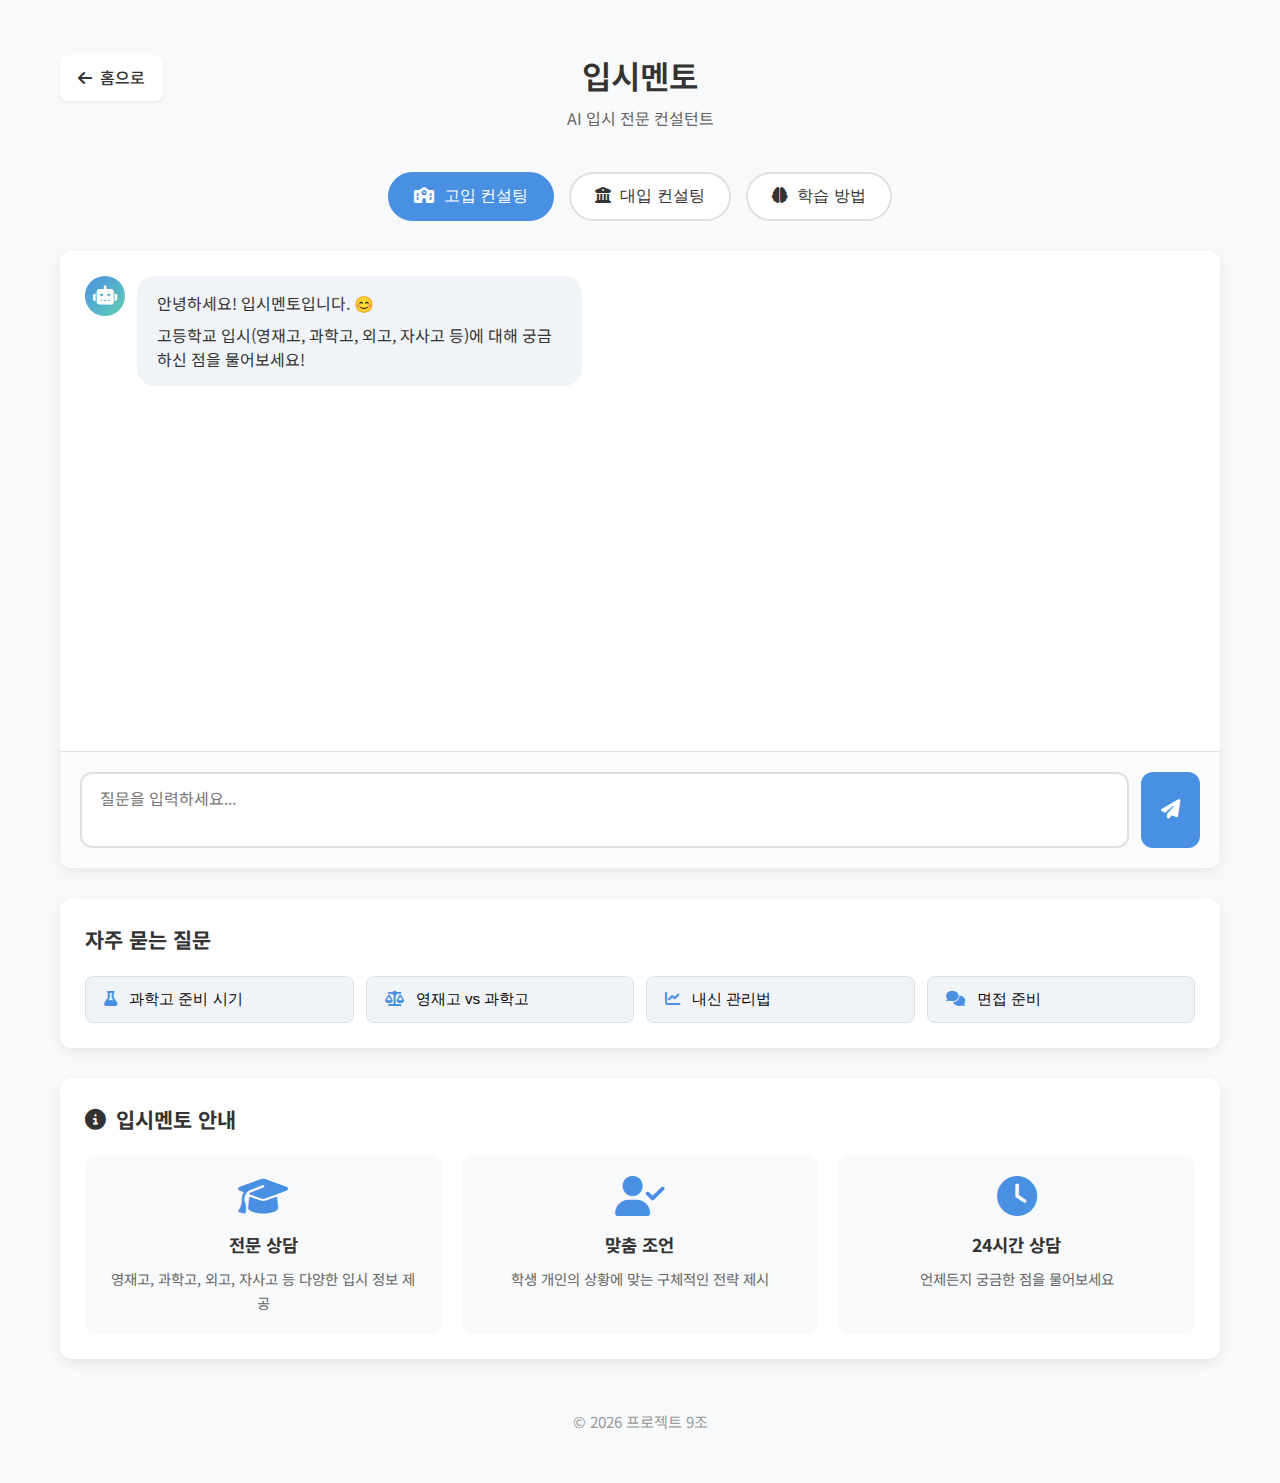
<file: consulting.html>
<!DOCTYPE html>
<html lang="ko">
<head>
    <meta charset="UTF-8">
    <meta name="viewport" content="width=device-width, initial-scale=1.0">
    <title>입시멘토 - 프로젝트 9조</title>
    <link rel="stylesheet" href="css/style.css">
    <link href="https://fonts.googleapis.com/css2?family=Noto+Sans+KR:wght@300;400;500;600;700&display=swap" rel="stylesheet">
    <link rel="stylesheet" href="https://cdn.jsdelivr.net/npm/@fortawesome/fontawesome-free@6.4.0/css/all.min.css">
</head>
<body>
    <div class="container">
        <header class="header">
            <a href="index.html" class="back-button">
                <i class="fas fa-arrow-left"></i> 홈으로
            </a>
            <h1 class="page-title">입시멘토</h1>
            <p class="page-subtitle">AI 입시 전문 컨설턴트</p>
        </header>

        <main class="main-content">
            <div class="category-selector">
                <button class="category-btn active" data-category="고입">
                    <i class="fas fa-school"></i> 고입 컨설팅
                </button>
                <button class="category-btn" data-category="대입">
                    <i class="fas fa-university"></i> 대입 컨설팅
                </button>
                <button class="category-btn" data-category="공부법">
                    <i class="fas fa-brain"></i> 학습 방법
                </button>
            </div>

            <div class="chat-container">
                <div class="chat-messages" id="chatMessages">
                    <div class="message bot-message">
                        <div class="message-avatar">
                            <i class="fas fa-robot"></i>
                        </div>
                        <div class="message-content">
                            <p>안녕하세요! 입시멘토입니다. 😊</p>
                            <p>고등학교 입시(영재고, 과학고, 외고, 자사고 등)에 대해 궁금하신 점을 물어보세요!</p>
                        </div>
                    </div>
                </div>

                <div class="chat-input-container">
                    <textarea 
                        id="chatInput" 
                        class="chat-input" 
                        placeholder="질문을 입력하세요..." 
                        rows="2"
                    ></textarea>
                    <button id="sendButton" class="send-button">
                        <i class="fas fa-paper-plane"></i>
                    </button>
                </div>
            </div>

            <div class="quick-questions">
                <h3>자주 묻는 질문</h3>
                <div class="quick-question-grid">
                    <button class="quick-question-btn" data-question="과학고 준비는 언제부터 시작해야 하나요?">
                        <i class="fas fa-flask"></i> 과학고 준비 시기
                    </button>
                    <button class="quick-question-btn" data-question="영재고와 과학고의 차이점이 뭔가요?">
                        <i class="fas fa-balance-scale"></i> 영재고 vs 과학고
                    </button>
                    <button class="quick-question-btn" data-question="중학교 내신 관리는 어떻게 해야 하나요?">
                        <i class="fas fa-chart-line"></i> 내신 관리법
                    </button>
                    <button class="quick-question-btn" data-question="과학고 면접은 어떻게 준비해야 하나요?">
                        <i class="fas fa-comments"></i> 면접 준비
                    </button>
                </div>
            </div>

            <div class="consulting-info">
                <h3><i class="fas fa-info-circle"></i> 입시멘토 안내</h3>
                <div class="info-grid">
                    <div class="info-item">
                        <i class="fas fa-graduation-cap"></i>
                        <h4>전문 상담</h4>
                        <p>영재고, 과학고, 외고, 자사고 등 다양한 입시 정보 제공</p>
                    </div>
                    <div class="info-item">
                        <i class="fas fa-user-check"></i>
                        <h4>맞춤 조언</h4>
                        <p>학생 개인의 상황에 맞는 구체적인 전략 제시</p>
                    </div>
                    <div class="info-item">
                        <i class="fas fa-clock"></i>
                        <h4>24시간 상담</h4>
                        <p>언제든지 궁금한 점을 물어보세요</p>
                    </div>
                </div>
            </div>
        </main>

        <footer class="footer">
            <p>&copy; 2026 프로젝트 9조</p>
        </footer>
    </div>

    <script src="js/common.js"></script>
    <script src="js/consulting.js"></script>
</body>
</html>
</file>
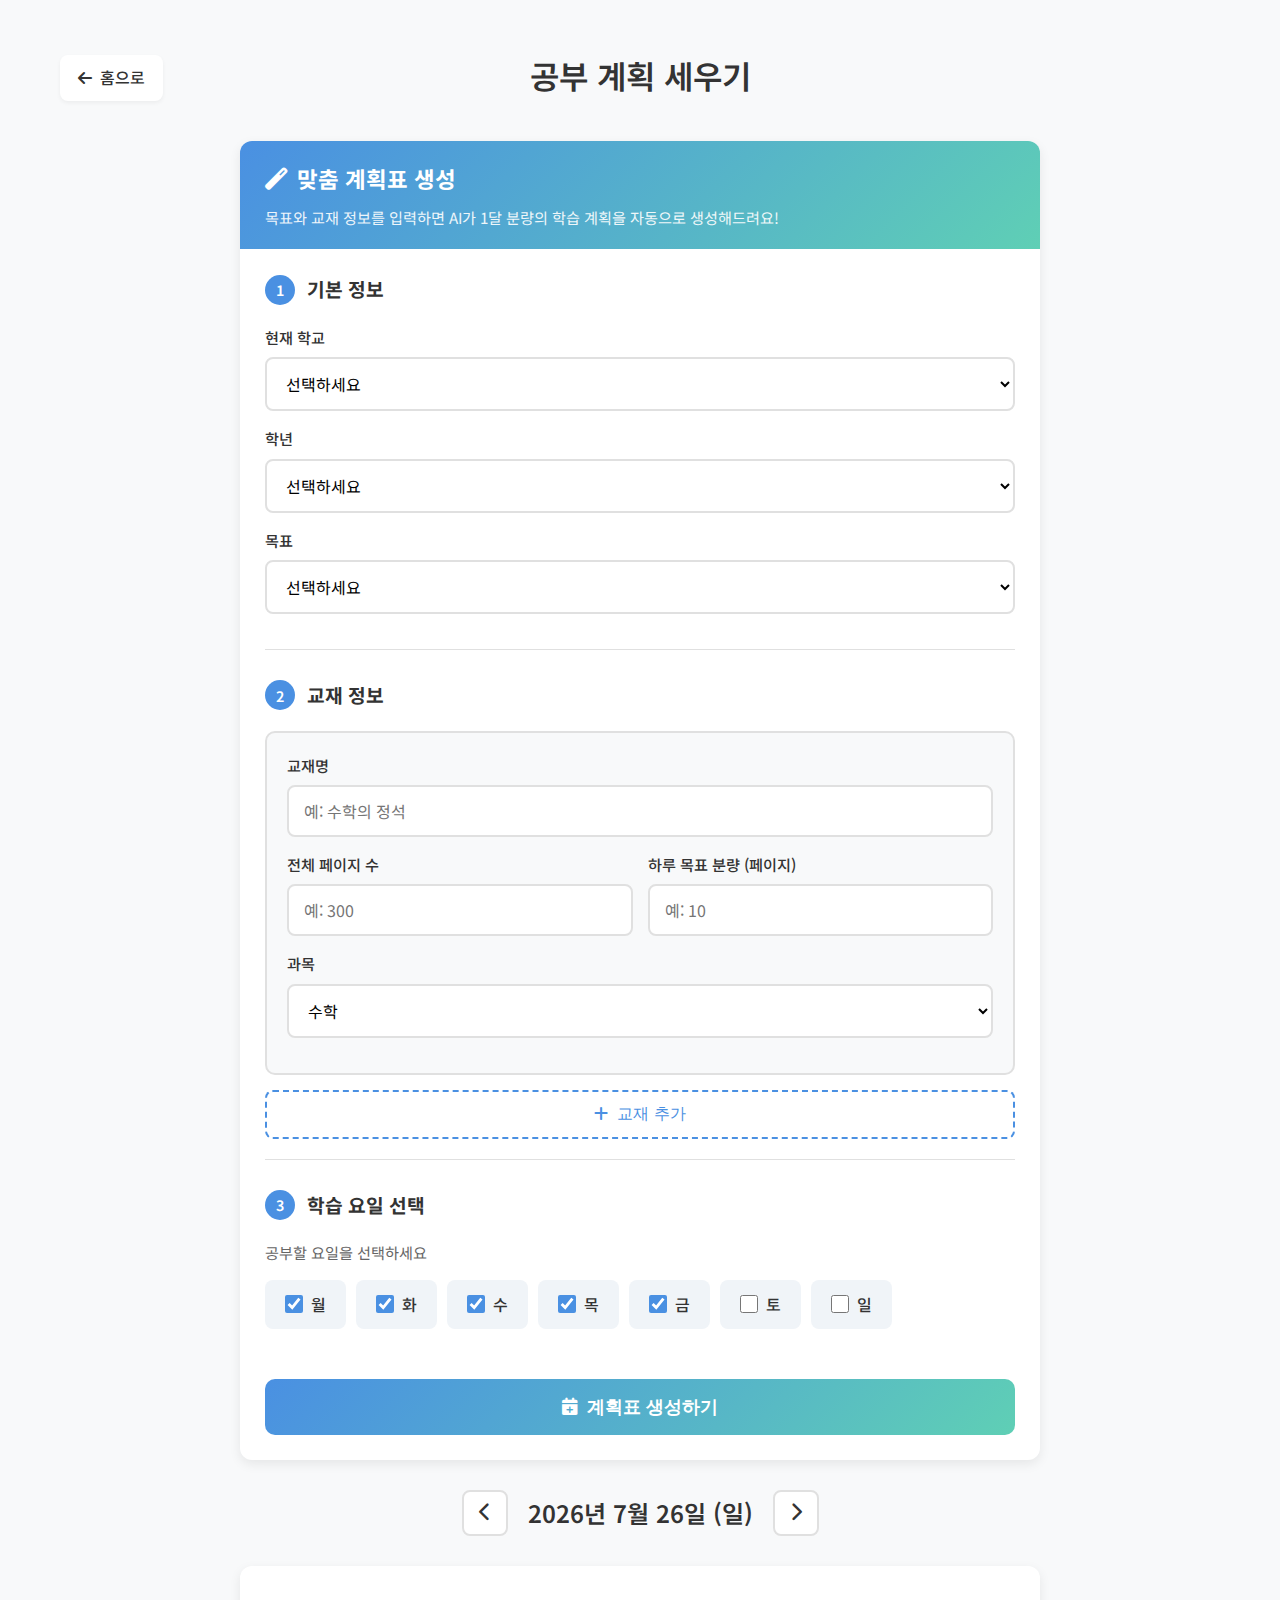
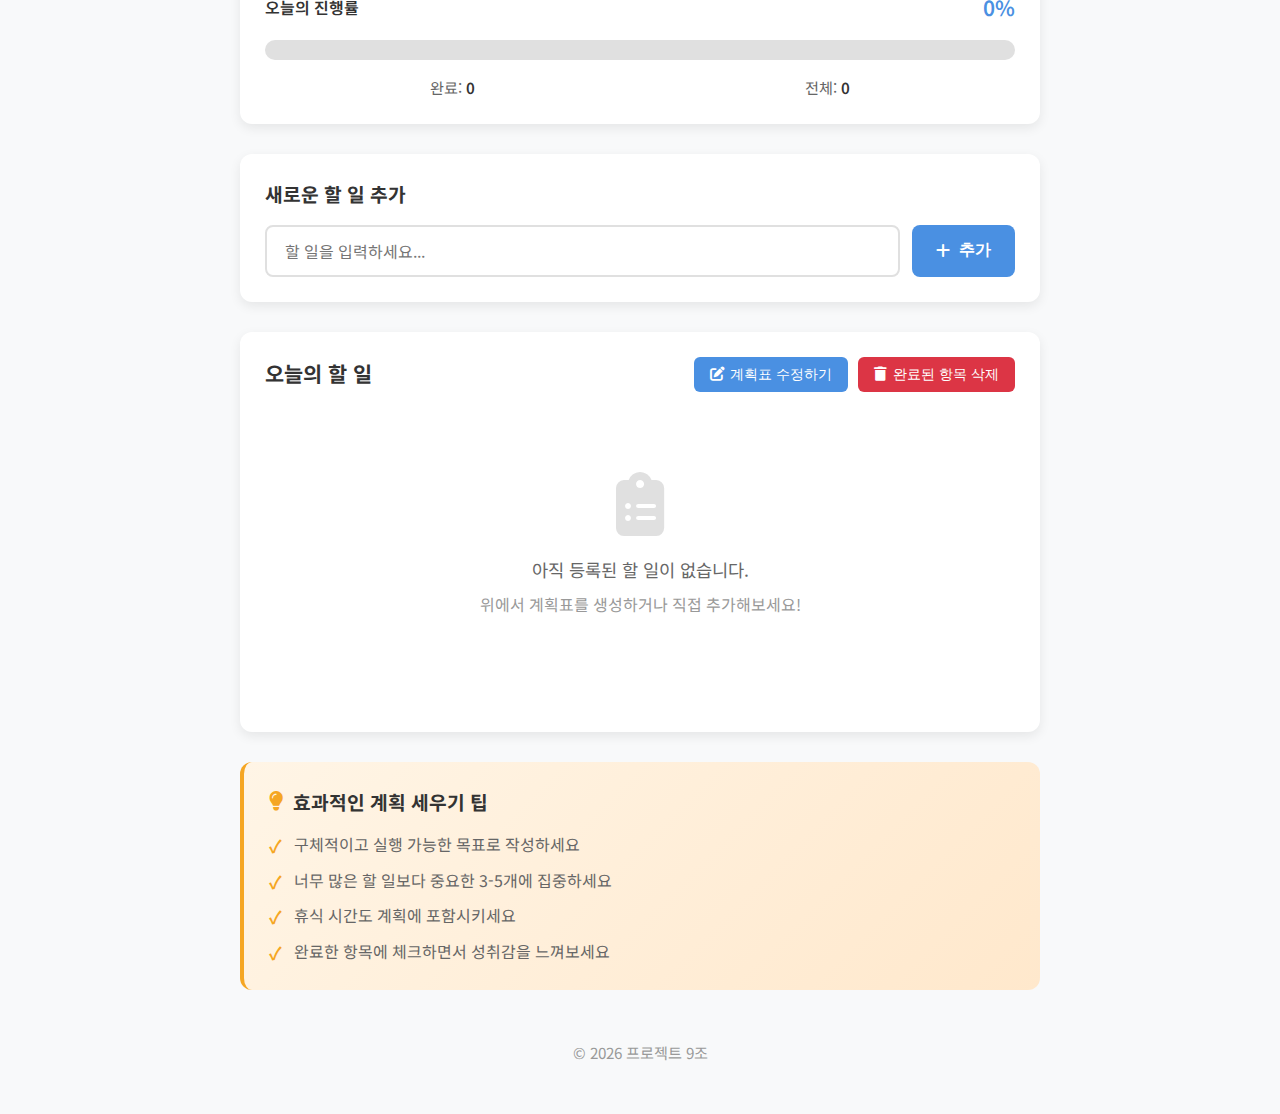
<file: planner.html>
<!DOCTYPE html>
<html lang="ko">
<head>
    <meta charset="UTF-8">
    <meta name="viewport" content="width=device-width, initial-scale=1.0">
    <title>공부 계획 세우기 - 프로젝트 9조</title>
    <link rel="stylesheet" href="css/style.css">
    <link href="https://fonts.googleapis.com/css2?family=Noto+Sans+KR:wght@300;400;500;600;700&display=swap" rel="stylesheet">
    <link rel="stylesheet" href="https://cdn.jsdelivr.net/npm/@fortawesome/fontawesome-free@6.4.0/css/all.min.css">
</head>
<body>
    <div class="container">
        <header class="header">
            <a href="index.html" class="back-button">
                <i class="fas fa-arrow-left"></i> 홈으로
            </a>
            <h1 class="page-title">공부 계획 세우기</h1>
        </header>

        <main class="main-content planner-page">
            <!-- 계획표 생성 섹션 -->
            <div class="plan-generator-section" id="planGeneratorSection">
                <div class="generator-header">
                    <h2><i class="fas fa-magic"></i> 맞춤 계획표 생성</h2>
                    <p>목표와 교재 정보를 입력하면 AI가 1달 분량의 학습 계획을 자동으로 생성해드려요!</p>
                </div>

                <div class="generator-form">
                    <!-- Step 1: 기본 정보 -->
                    <div class="form-step" id="step1">
                        <h3><span class="step-number">1</span> 기본 정보</h3>
                        <div class="form-group">
                            <label for="schoolLevel">현재 학교</label>
                            <select id="schoolLevel" class="form-select">
                                <option value="">선택하세요</option>
                                <option value="초등학교">초등학교</option>
                                <option value="중학교">중학교</option>
                                <option value="고등학교">고등학교</option>
                            </select>
                        </div>
                        <div class="form-group">
                            <label for="grade">학년</label>
                            <select id="grade" class="form-select">
                                <option value="">선택하세요</option>
                                <option value="1">1학년</option>
                                <option value="2">2학년</option>
                                <option value="3">3학년</option>
                            </select>
                        </div>
                        <div class="form-group">
                            <label for="goal">목표</label>
                            <select id="goal" class="form-select">
                                <option value="">선택하세요</option>
                                <option value="과학고">과학고 진학</option>
                                <option value="영재고">영재고 진학</option>
                                <option value="외고">외고 진학</option>
                                <option value="자사고">자사고 진학</option>
                                <option value="일반고">일반고 상위권</option>
                                <option value="수시">수시 준비</option>
                                <option value="정시">정시 준비</option>
                                <option value="내신">내신 성적 향상</option>
                            </select>
                        </div>
                    </div>

                    <!-- Step 2: 교재 정보 -->
                    <div class="form-step" id="step2">
                        <h3><span class="step-number">2</span> 교재 정보</h3>
                        <div class="textbooks-container" id="textbooksContainer">
                            <div class="textbook-item" data-index="0">
                                <div class="form-group">
                                    <label>교재명</label>
                                    <input type="text" class="form-input textbook-name" placeholder="예: 수학의 정석">
                                </div>
                                <div class="form-row">
                                    <div class="form-group">
                                        <label>전체 페이지 수</label>
                                        <input type="number" class="form-input textbook-pages" placeholder="예: 300" min="1">
                                    </div>
                                    <div class="form-group">
                                        <label>하루 목표 분량 (페이지)</label>
                                        <input type="number" class="form-input textbook-daily" placeholder="예: 10" min="1">
                                    </div>
                                </div>
                                <div class="form-group">
                                    <label>과목</label>
                                    <select class="form-select textbook-subject">
                                        <option value="수학">수학</option>
                                        <option value="과학">과학</option>
                                        <option value="영어">영어</option>
                                        <option value="국어">국어</option>
                                        <option value="사회">사회</option>
                                        <option value="기타">기타</option>
                                    </select>
                                </div>
                            </div>
                        </div>
                        <button type="button" class="add-textbook-btn" id="addTextbookBtn">
                            <i class="fas fa-plus"></i> 교재 추가
                        </button>
                    </div>

                    <!-- Step 3: 학습 요일 선택 -->
                    <div class="form-step" id="step3">
                        <h3><span class="step-number">3</span> 학습 요일 선택</h3>
                        <p class="step-description">공부할 요일을 선택하세요</p>
                        <div class="days-selector">
                            <label class="day-checkbox">
                                <input type="checkbox" value="월" checked> 월
                            </label>
                            <label class="day-checkbox">
                                <input type="checkbox" value="화" checked> 화
                            </label>
                            <label class="day-checkbox">
                                <input type="checkbox" value="수" checked> 수
                            </label>
                            <label class="day-checkbox">
                                <input type="checkbox" value="목" checked> 목
                            </label>
                            <label class="day-checkbox">
                                <input type="checkbox" value="금" checked> 금
                            </label>
                            <label class="day-checkbox">
                                <input type="checkbox" value="토"> 토
                            </label>
                            <label class="day-checkbox">
                                <input type="checkbox" value="일"> 일
                            </label>
                        </div>
                    </div>

                    <button type="button" class="generate-plan-btn" id="generatePlanBtn">
                        <i class="fas fa-calendar-plus"></i> 계획표 생성하기
                    </button>
                </div>
            </div>

            <!-- 날짜 선택 -->
            <div class="date-selector">
                <button id="prevDay" class="date-nav-btn">
                    <i class="fas fa-chevron-left"></i>
                </button>
                <h2 id="currentDate" class="current-date">2026년 1월 17일</h2>
                <button id="nextDay" class="date-nav-btn">
                    <i class="fas fa-chevron-right"></i>
                </button>
            </div>

            <!-- 진행률 섹션 -->
            <div class="progress-section">
                <div class="progress-header">
                    <span>오늘의 진행률</span>
                    <span id="progressPercentage">0%</span>
                </div>
                <div class="progress-bar">
                    <div class="progress-bar-fill" id="progressBarFill"></div>
                </div>
                <div class="progress-stats">
                    <span>완료: <strong id="completedCount">0</strong></span>
                    <span>전체: <strong id="totalCount">0</strong></span>
                </div>
            </div>

            <!-- 할 일 입력 -->
            <div class="task-input-section">
                <h3>새로운 할 일 추가</h3>
                <div class="task-input-container">
                    <input 
                        type="text" 
                        id="taskInput" 
                        class="task-input" 
                        placeholder="할 일을 입력하세요..."
                        maxlength="100"
                    >
                    <button id="addTaskButton" class="add-task-btn">
                        <i class="fas fa-plus"></i> 추가
                    </button>
                </div>
            </div>

            <!-- 할 일 목록 -->
            <div class="task-list-section">
                <div class="task-list-header">
                    <h3>오늘의 할 일</h3>
                    <div class="task-list-actions">
                        <button id="editPlanBtn" class="edit-plan-btn">
                            <i class="fas fa-edit"></i> 계획표 수정하기
                        </button>
                        <button id="clearCompletedBtn" class="clear-btn">
                            <i class="fas fa-trash"></i> 완료된 항목 삭제
                        </button>
                    </div>
                </div>
                <ul id="taskList" class="task-list">
                    <!-- 할 일 목록이 여기에 동적으로 추가됩니다 -->
                </ul>
                <div id="emptyState" class="empty-state">
                    <i class="fas fa-clipboard-list"></i>
                    <p>아직 등록된 할 일이 없습니다.</p>
                    <p>위에서 계획표를 생성하거나 직접 추가해보세요!</p>
                </div>
            </div>

            <!-- 월간 캘린더 보기 -->
            <div class="calendar-section" id="calendarSection" style="display: none;">
                <h3><i class="fas fa-calendar-alt"></i> 월간 학습 계획</h3>
                <div class="calendar-grid" id="calendarGrid">
                    <!-- 캘린더가 동적으로 생성됩니다 -->
                </div>
            </div>

            <!-- 팁 섹션 -->
            <div class="tips-section">
                <h3><i class="fas fa-lightbulb"></i> 효과적인 계획 세우기 팁</h3>
                <ul class="tips-list">
                    <li>구체적이고 실행 가능한 목표로 작성하세요</li>
                    <li>너무 많은 할 일보다 중요한 3-5개에 집중하세요</li>
                    <li>휴식 시간도 계획에 포함시키세요</li>
                    <li>완료한 항목에 체크하면서 성취감을 느껴보세요</li>
                </ul>
            </div>
        </main>

        <footer class="footer">
            <p>&copy; 2026 프로젝트 9조</p>
        </footer>
    </div>

    <script src="js/common.js"></script>
    <script src="js/planner.js"></script>
</body>
</html>
</file>
<file: css/style.css>
:root {
    --primary-color: #4A90E2;
    --secondary-color: #5FCFB5;
    --accent-color: #F5A623;
    --text-primary: #333333;
    --text-secondary: #666666;
    --text-light: #999999;
    --bg-color: #F8F9FA;
    --card-bg: #FFFFFF;
    --border-color: #E0E0E0;
    --success-color: #28A745;
    --danger-color: #DC3545;
    --shadow-sm: 0 2px 4px rgba(0, 0, 0, 0.05);
    --shadow-md: 0 4px 12px rgba(0, 0, 0, 0.08);
    --shadow-lg: 0 8px 24px rgba(0, 0, 0, 0.12);
    --border-radius: 12px;
    --transition: all 0.3s ease;
}

* {
    margin: 0;
    padding: 0;
    box-sizing: border-box;
}

body {
    font-family: 'Noto Sans KR', -apple-system, BlinkMacSystemFont, 'Segoe UI', sans-serif;
    background-color: var(--bg-color);
    color: var(--text-primary);
    line-height: 1.6;
    min-height: 100vh;
}

.container {
    max-width: 1200px;
    margin: 0 auto;
    padding: 20px;
    min-height: 100vh;
    display: flex;
    flex-direction: column;
}

/* Header Styles */
.header {
    text-align: center;
    padding: 30px 0 20px;
    position: relative;
}

.logo {
    font-size: 2.5rem;
    font-weight: 700;
    color: var(--primary-color);
    margin-bottom: 10px;
}

.tagline {
    font-size: 1.1rem;
    color: var(--text-secondary);
    font-weight: 400;
}

.page-title {
    font-size: 2rem;
    font-weight: 600;
    color: var(--text-primary);
}

.back-button {
    position: absolute;
    left: 0;
    top: 35px;
    display: inline-flex;
    align-items: center;
    gap: 8px;
    padding: 10px 18px;
    background: var(--card-bg);
    color: var(--text-primary);
    text-decoration: none;
    border-radius: 8px;
    font-weight: 500;
    transition: var(--transition);
    box-shadow: var(--shadow-sm);
}

.back-button:hover {
    background: var(--primary-color);
    color: white;
    transform: translateX(-3px);
}

/* Main Content */
.main-content {
    flex: 1;
    padding: 20px 0;
}

/* Hero Section */
.hero-section {
    text-align: center;
    padding: 40px 20px;
    margin-bottom: 40px;
}

.hero-title {
    font-size: 2.2rem;
    font-weight: 700;
    color: var(--text-primary);
    margin-bottom: 15px;
}

.hero-description {
    font-size: 1.2rem;
    color: var(--text-secondary);
}

/* Feature Grid */
.feature-grid {
    display: grid;
    grid-template-columns: repeat(auto-fit, minmax(280px, 1fr));
    gap: 25px;
    margin-bottom: 40px;
}

.feature-card {
    background: var(--card-bg);
    padding: 40px 30px;
    border-radius: var(--border-radius);
    text-align: center;
    text-decoration: none;
    color: var(--text-primary);
    transition: var(--transition);
    box-shadow: var(--shadow-md);
    cursor: pointer;
    border: 2px solid transparent;
}

.feature-card:hover {
    transform: translateY(-8px);
    box-shadow: var(--shadow-lg);
    border-color: var(--primary-color);
}

.feature-icon {
    font-size: 3.5rem;
    color: var(--primary-color);
    margin-bottom: 20px;
}

.feature-title {
    font-size: 1.5rem;
    font-weight: 600;
    margin-bottom: 12px;
    color: var(--text-primary);
}

.feature-description {
    font-size: 1rem;
    color: var(--text-secondary);
    line-height: 1.5;
}

/* Stats Section */
.stats-section {
    display: grid;
    grid-template-columns: repeat(auto-fit, minmax(250px, 1fr));
    gap: 20px;
    margin-top: 40px;
}

.stat-card {
    background: linear-gradient(135deg, var(--primary-color), var(--secondary-color));
    padding: 30px;
    border-radius: var(--border-radius);
    color: white;
    text-align: center;
    box-shadow: var(--shadow-md);
}

.stat-card i {
    font-size: 2.5rem;
    margin-bottom: 15px;
    opacity: 0.9;
}

.stat-card h4 {
    font-size: 1.1rem;
    font-weight: 500;
    margin-bottom: 10px;
    opacity: 0.95;
}

.stat-value {
    font-size: 2rem;
    font-weight: 700;
}

/* Footer */
.footer {
    text-align: center;
    padding: 30px 0;
    color: var(--text-light);
    font-size: 0.95rem;
    margin-top: auto;
}

/* Consulting Page Styles */
.category-selector {
    display: flex;
    gap: 15px;
    margin-bottom: 30px;
    flex-wrap: wrap;
    justify-content: center;
}

.category-btn {
    padding: 12px 24px;
    border: 2px solid var(--border-color);
    background: var(--card-bg);
    color: var(--text-primary);
    border-radius: 25px;
    font-size: 1rem;
    font-weight: 500;
    cursor: pointer;
    transition: var(--transition);
}

.category-btn:hover {
    border-color: var(--primary-color);
    color: var(--primary-color);
}

.category-btn.active {
    background: var(--primary-color);
    color: white;
    border-color: var(--primary-color);
}

/* Chat Container */
.chat-container {
    background: var(--card-bg);
    border-radius: var(--border-radius);
    box-shadow: var(--shadow-md);
    overflow: hidden;
    margin-bottom: 30px;
}

.chat-messages {
    height: 500px;
    overflow-y: auto;
    padding: 25px;
    display: flex;
    flex-direction: column;
    gap: 20px;
}

.message {
    display: flex;
    gap: 12px;
    animation: slideIn 0.3s ease;
}

@keyframes slideIn {
    from {
        opacity: 0;
        transform: translateY(10px);
    }
    to {
        opacity: 1;
        transform: translateY(0);
    }
}

.bot-message {
    align-self: flex-start;
}

.user-message {
    align-self: flex-end;
    flex-direction: row-reverse;
}

.message-avatar {
    width: 40px;
    height: 40px;
    border-radius: 50%;
    display: flex;
    align-items: center;
    justify-content: center;
    font-size: 1.2rem;
    flex-shrink: 0;
}

.bot-message .message-avatar {
    background: linear-gradient(135deg, var(--primary-color), var(--secondary-color));
    color: white;
}

.user-message .message-avatar {
    background: var(--accent-color);
    color: white;
}

.message-content {
    max-width: 70%;
    padding: 15px 20px;
    border-radius: 18px;
    line-height: 1.5;
}

.bot-message .message-content {
    background: #F0F4F8;
    color: var(--text-primary);
}

.user-message .message-content {
    background: var(--primary-color);
    color: white;
}

.message-content p {
    margin-bottom: 8px;
}

.message-content p:last-child {
    margin-bottom: 0;
}

/* Chat Input */
.chat-input-container {
    display: flex;
    gap: 12px;
    padding: 20px;
    border-top: 1px solid var(--border-color);
    background: #FAFBFC;
}

.chat-input {
    flex: 1;
    padding: 12px 18px;
    border: 2px solid var(--border-color);
    border-radius: 12px;
    font-size: 1rem;
    font-family: inherit;
    resize: none;
    transition: var(--transition);
}

.chat-input:focus {
    outline: none;
    border-color: var(--primary-color);
}

.send-button {
    padding: 12px 20px;
    background: var(--primary-color);
    color: white;
    border: none;
    border-radius: 12px;
    font-size: 1.2rem;
    cursor: pointer;
    transition: var(--transition);
}

.send-button:hover {
    background: #3A7BC8;
    transform: scale(1.05);
}

.send-button:disabled {
    background: var(--border-color);
    cursor: not-allowed;
    transform: none;
}

/* Quick Questions */
.quick-questions {
    background: var(--card-bg);
    padding: 25px;
    border-radius: var(--border-radius);
    box-shadow: var(--shadow-md);
}

.quick-questions h3 {
    font-size: 1.3rem;
    margin-bottom: 20px;
    color: var(--text-primary);
}

.quick-question-grid {
    display: grid;
    grid-template-columns: repeat(auto-fit, minmax(200px, 1fr));
    gap: 12px;
}

.quick-question-btn {
    padding: 12px 18px;
    background: #F0F4F8;
    border: 1px solid var(--border-color);
    border-radius: 8px;
    font-size: 0.95rem;
    cursor: pointer;
    transition: var(--transition);
    text-align: left;
}

.quick-question-btn:hover {
    background: var(--primary-color);
    color: white;
    border-color: var(--primary-color);
}

/* Study Page Styles */
.study-page {
    max-width: 900px;
    margin: 0 auto;
}

.motivational-quote {
    text-align: center;
    font-size: 1.3rem;
    font-weight: 500;
    color: var(--primary-color);
    padding: 25px;
    background: var(--card-bg);
    border-radius: var(--border-radius);
    margin-bottom: 30px;
    box-shadow: var(--shadow-sm);
    font-style: italic;
}

/* Timer Section */
.timer-section {
    background: var(--card-bg);
    padding: 40px;
    border-radius: var(--border-radius);
    box-shadow: var(--shadow-md);
    margin-bottom: 30px;
}

.timer-mode-selector {
    display: flex;
    gap: 15px;
    justify-content: center;
    margin-bottom: 40px;
    flex-wrap: wrap;
}

.mode-btn {
    padding: 12px 24px;
    border: 2px solid var(--border-color);
    background: var(--card-bg);
    color: var(--text-primary);
    border-radius: 25px;
    font-size: 1rem;
    font-weight: 500;
    cursor: pointer;
    transition: var(--transition);
    display: flex;
    align-items: center;
    gap: 8px;
}

.mode-btn:hover {
    border-color: var(--primary-color);
    color: var(--primary-color);
}

.mode-btn.active {
    background: var(--primary-color);
    color: white;
    border-color: var(--primary-color);
}

/* Timer Display */
.timer-display {
    display: flex;
    justify-content: center;
    margin-bottom: 30px;
}

.time-circle {
    position: relative;
    width: 280px;
    height: 280px;
}

.progress-ring {
    transform: rotate(-90deg);
}

.progress-ring-fill {
    stroke-dasharray: 816.81;
    stroke-dashoffset: 816.81;
    transition: stroke-dashoffset 1s linear;
}

.time-text {
    position: absolute;
    top: 50%;
    left: 50%;
    transform: translate(-50%, -50%);
    text-align: center;
}

.time-text span {
    display: block;
}

#timerDisplay {
    font-size: 3.5rem;
    font-weight: 700;
    color: var(--text-primary);
}

.time-label {
    font-size: 1.1rem;
    color: var(--text-secondary);
    margin-top: 5px;
}

/* Custom Timer Controls */
.custom-timer-controls {
    text-align: center;
    margin-bottom: 25px;
}

.custom-timer-controls label {
    display: block;
    margin-bottom: 10px;
    color: var(--text-secondary);
    font-weight: 500;
}

.custom-timer-controls input {
    padding: 10px 15px;
    border: 2px solid var(--border-color);
    border-radius: 8px;
    font-size: 1.1rem;
    width: 120px;
    text-align: center;
}

/* Timer Controls */
.timer-controls {
    display: flex;
    gap: 15px;
    justify-content: center;
    flex-wrap: wrap;
}

.control-btn {
    padding: 14px 30px;
    border: none;
    border-radius: 12px;
    font-size: 1.1rem;
    font-weight: 600;
    cursor: pointer;
    transition: var(--transition);
    display: flex;
    align-items: center;
    gap: 8px;
}

.control-btn.primary {
    background: var(--primary-color);
    color: white;
}

.control-btn.primary:hover {
    background: #3A7BC8;
    transform: scale(1.05);
}

.control-btn:not(.primary) {
    background: #F0F4F8;
    color: var(--text-primary);
}

.control-btn:not(.primary):hover {
    background: var(--border-color);
}

/* White Noise Section */
.white-noise-section {
    background: var(--card-bg);
    padding: 30px;
    border-radius: var(--border-radius);
    box-shadow: var(--shadow-md);
    margin-bottom: 30px;
}

.white-noise-section h3 {
    text-align: center;
    font-size: 1.3rem;
    margin-bottom: 20px;
    color: var(--text-primary);
}

.noise-selector {
    display: grid;
    grid-template-columns: repeat(auto-fit, minmax(120px, 1fr));
    gap: 15px;
    margin-bottom: 25px;
}

.noise-btn {
    padding: 20px;
    border: 2px solid var(--border-color);
    background: var(--card-bg);
    border-radius: 12px;
    cursor: pointer;
    transition: var(--transition);
    display: flex;
    flex-direction: column;
    align-items: center;
    gap: 10px;
}

.noise-btn i {
    font-size: 2rem;
    color: var(--primary-color);
}

.noise-btn span {
    font-size: 0.95rem;
    color: var(--text-primary);
    font-weight: 500;
}

.noise-btn:hover {
    border-color: var(--primary-color);
    background: #F0F4F8;
}

.noise-btn.active {
    background: var(--primary-color);
    border-color: var(--primary-color);
}

.noise-btn.active i,
.noise-btn.active span {
    color: white;
}

.volume-control {
    display: flex;
    align-items: center;
    gap: 15px;
    max-width: 400px;
    margin: 0 auto;
}

.volume-control i {
    color: var(--text-secondary);
    font-size: 1.2rem;
}

.volume-control input[type="range"] {
    flex: 1;
    height: 6px;
    border-radius: 3px;
    background: var(--border-color);
    outline: none;
    -webkit-appearance: none;
}

.volume-control input[type="range"]::-webkit-slider-thumb {
    -webkit-appearance: none;
    appearance: none;
    width: 18px;
    height: 18px;
    border-radius: 50%;
    background: var(--primary-color);
    cursor: pointer;
}

.volume-control input[type="range"]::-moz-range-thumb {
    width: 18px;
    height: 18px;
    border-radius: 50%;
    background: var(--primary-color);
    cursor: pointer;
    border: none;
}

/* Study Stats */
.study-stats {
    display: grid;
    grid-template-columns: repeat(auto-fit, minmax(200px, 1fr));
    gap: 20px;
}

.stat-box {
    background: var(--card-bg);
    padding: 25px;
    border-radius: var(--border-radius);
    box-shadow: var(--shadow-md);
    display: flex;
    align-items: center;
    gap: 15px;
}

.stat-box i {
    font-size: 2.5rem;
    color: var(--primary-color);
}

.stat-box h4 {
    font-size: 1rem;
    color: var(--text-secondary);
    margin-bottom: 5px;
    font-weight: 500;
}

.stat-number {
    font-size: 1.8rem;
    font-weight: 700;
    color: var(--text-primary);
}

/* Planner Page Styles */
.planner-page {
    max-width: 800px;
    margin: 0 auto;
}

/* Date Selector */
.date-selector {
    display: flex;
    align-items: center;
    justify-content: center;
    gap: 20px;
    margin-bottom: 30px;
}

.date-nav-btn {
    padding: 10px 15px;
    background: var(--card-bg);
    border: 2px solid var(--border-color);
    border-radius: 8px;
    cursor: pointer;
    transition: var(--transition);
    font-size: 1.2rem;
    color: var(--text-primary);
}

.date-nav-btn:hover {
    background: var(--primary-color);
    color: white;
    border-color: var(--primary-color);
}

.current-date {
    font-size: 1.5rem;
    font-weight: 600;
    color: var(--text-primary);
}

/* Progress Section */
.progress-section {
    background: var(--card-bg);
    padding: 25px;
    border-radius: var(--border-radius);
    box-shadow: var(--shadow-md);
    margin-bottom: 30px;
}

.progress-header {
    display: flex;
    justify-content: space-between;
    align-items: center;
    margin-bottom: 15px;
    font-weight: 600;
    color: var(--text-primary);
}

#progressPercentage {
    font-size: 1.3rem;
    color: var(--primary-color);
}

.progress-bar {
    height: 20px;
    background: var(--border-color);
    border-radius: 10px;
    overflow: hidden;
    margin-bottom: 15px;
}

.progress-bar-fill {
    height: 100%;
    background: linear-gradient(90deg, var(--primary-color), var(--secondary-color));
    border-radius: 10px;
    transition: width 0.3s ease;
    width: 0%;
}

.progress-stats {
    display: flex;
    justify-content: space-around;
    color: var(--text-secondary);
    font-size: 0.95rem;
}

.progress-stats strong {
    color: var(--text-primary);
    font-weight: 600;
}

/* Task Input Section */
.task-input-section {
    background: var(--card-bg);
    padding: 25px;
    border-radius: var(--border-radius);
    box-shadow: var(--shadow-md);
    margin-bottom: 30px;
}

.task-input-section h3 {
    font-size: 1.2rem;
    margin-bottom: 15px;
    color: var(--text-primary);
}

.task-input-container {
    display: flex;
    gap: 12px;
}

.task-input {
    flex: 1;
    padding: 12px 18px;
    border: 2px solid var(--border-color);
    border-radius: 8px;
    font-size: 1rem;
    font-family: inherit;
    transition: var(--transition);
}

.task-input:focus {
    outline: none;
    border-color: var(--primary-color);
}

.add-task-btn {
    padding: 12px 24px;
    background: var(--primary-color);
    color: white;
    border: none;
    border-radius: 8px;
    font-size: 1rem;
    font-weight: 600;
    cursor: pointer;
    transition: var(--transition);
    display: flex;
    align-items: center;
    gap: 8px;
    white-space: nowrap;
}

.add-task-btn:hover {
    background: #3A7BC8;
    transform: scale(1.05);
}

/* Task List Section */
.task-list-section {
    background: var(--card-bg);
    padding: 25px;
    border-radius: var(--border-radius);
    box-shadow: var(--shadow-md);
    margin-bottom: 30px;
    min-height: 400px;
}

.task-list-header {
    display: flex;
    justify-content: space-between;
    align-items: center;
    margin-bottom: 20px;
}

.task-list-header h3 {
    font-size: 1.3rem;
    color: var(--text-primary);
}

.clear-btn {
    padding: 8px 16px;
    background: var(--danger-color);
    color: white;
    border: none;
    border-radius: 6px;
    font-size: 0.9rem;
    cursor: pointer;
    transition: var(--transition);
    display: flex;
    align-items: center;
    gap: 6px;
}

.clear-btn:hover {
    background: #c82333;
}

.task-list {
    list-style: none;
    display: flex;
    flex-direction: column;
    gap: 12px;
}

.task-item {
    display: flex;
    align-items: center;
    gap: 12px;
    padding: 15px;
    background: #F8F9FA;
    border-radius: 8px;
    transition: var(--transition);
    border: 2px solid transparent;
}

.task-item:hover {
    background: #F0F4F8;
    border-color: var(--primary-color);
}

.task-item.completed {
    opacity: 0.6;
}

.task-item.completed .task-text {
    text-decoration: line-through;
    color: var(--text-light);
}

.task-checkbox {
    width: 24px;
    height: 24px;
    cursor: pointer;
    accent-color: var(--success-color);
}

.task-text {
    flex: 1;
    font-size: 1rem;
    color: var(--text-primary);
}

.task-actions {
    display: flex;
    gap: 8px;
}

.task-action-btn {
    padding: 6px 10px;
    background: transparent;
    border: none;
    cursor: pointer;
    color: var(--text-secondary);
    font-size: 1.1rem;
    transition: var(--transition);
    border-radius: 4px;
}

.task-action-btn:hover {
    background: var(--border-color);
}

.delete-btn:hover {
    color: var(--danger-color);
}

.empty-state {
    text-align: center;
    padding: 60px 20px;
    color: var(--text-secondary);
}

.empty-state i {
    font-size: 4rem;
    color: var(--border-color);
    margin-bottom: 20px;
}

.empty-state p {
    font-size: 1.1rem;
    margin-bottom: 8px;
}

.empty-state p:last-child {
    color: var(--text-light);
    font-size: 1rem;
}

/* Tips Section */
.tips-section {
    background: linear-gradient(135deg, #FFF5E6, #FFE8CC);
    padding: 25px;
    border-radius: var(--border-radius);
    border-left: 4px solid var(--accent-color);
}

.tips-section h3 {
    font-size: 1.2rem;
    margin-bottom: 15px;
    color: var(--text-primary);
    display: flex;
    align-items: center;
    gap: 10px;
}

.tips-section h3 i {
    color: var(--accent-color);
}

.tips-list {
    list-style: none;
    display: flex;
    flex-direction: column;
    gap: 10px;
}

.tips-list li {
    padding-left: 25px;
    position: relative;
    color: var(--text-secondary);
    line-height: 1.6;
}

.tips-list li:before {
    content: '✓';
    position: absolute;
    left: 0;
    color: var(--accent-color);
    font-weight: bold;
    font-size: 1.1rem;
}

/* Responsive Design */
@media (max-width: 768px) {
    .container {
        padding: 15px;
    }
    
    .logo {
        font-size: 2rem;
    }
    
    .hero-title {
        font-size: 1.8rem;
    }
    
    .hero-description {
        font-size: 1rem;
    }
    
    .feature-grid {
        grid-template-columns: 1fr;
        gap: 20px;
    }
    
    .back-button {
        position: static;
        display: inline-flex;
        margin-bottom: 15px;
    }
    
    .page-title {
        font-size: 1.6rem;
    }
    
    .chat-messages {
        height: 400px;
    }
    
    .message-content {
        max-width: 85%;
    }
    
    .quick-question-grid {
        grid-template-columns: 1fr;
    }
    
    .timer-section {
        padding: 25px 20px;
    }
    
    .time-circle {
        width: 240px;
        height: 240px;
    }
    
    #timerDisplay {
        font-size: 2.8rem;
    }
    
    .control-btn {
        padding: 12px 20px;
        font-size: 1rem;
    }
    
    .noise-selector {
        grid-template-columns: repeat(2, 1fr);
    }
    
    .task-input-container {
        flex-direction: column;
    }
    
    .add-task-btn {
        width: 100%;
        justify-content: center;
    }
    
    .task-list-header {
        flex-direction: column;
        align-items: flex-start;
        gap: 12px;
    }
    
    .current-date {
        font-size: 1.2rem;
    }
}

@media (max-width: 480px) {
    .hero-section {
        padding: 30px 15px;
    }
    
    .category-selector {
        flex-direction: column;
    }
    
    .category-btn {
        width: 100%;
    }
    
    .stat-box {
        flex-direction: column;
        text-align: center;
    }
    
    .mode-btn {
        width: 100%;
        justify-content: center;
    }
}

/* =============================================
   계획표 생성기 스타일
   ============================================= */

.plan-generator-section {
    background: var(--card-bg);
    border-radius: var(--border-radius);
    box-shadow: var(--shadow-md);
    margin-bottom: 30px;
    overflow: hidden;
    transition: var(--transition);
}

.plan-generator-section.collapsed {
    max-height: 60px;
    overflow: hidden;
}

.plan-generator-section.collapsed .generator-form {
    display: none;
}

.generator-header {
    padding: 20px 25px;
    background: linear-gradient(135deg, var(--primary-color), var(--secondary-color));
    color: white;
    cursor: pointer;
}

.generator-header h2 {
    font-size: 1.4rem;
    margin-bottom: 8px;
    display: flex;
    align-items: center;
    gap: 10px;
}

.generator-header p {
    font-size: 0.95rem;
    opacity: 0.9;
}

.generator-form {
    padding: 25px;
}

.form-step {
    margin-bottom: 30px;
    padding-bottom: 20px;
    border-bottom: 1px solid var(--border-color);
}

.form-step:last-of-type {
    border-bottom: none;
}

.form-step h3 {
    font-size: 1.2rem;
    color: var(--text-primary);
    margin-bottom: 20px;
    display: flex;
    align-items: center;
    gap: 12px;
}

.step-number {
    width: 30px;
    height: 30px;
    background: var(--primary-color);
    color: white;
    border-radius: 50%;
    display: flex;
    align-items: center;
    justify-content: center;
    font-size: 0.9rem;
    font-weight: 600;
}

.form-group {
    margin-bottom: 15px;
}

.form-group label {
    display: block;
    font-weight: 500;
    color: var(--text-primary);
    margin-bottom: 8px;
    font-size: 0.95rem;
}

.form-input,
.form-select {
    width: 100%;
    padding: 12px 15px;
    border: 2px solid var(--border-color);
    border-radius: 8px;
    font-size: 1rem;
    font-family: inherit;
    transition: var(--transition);
    background: white;
}

.form-input:focus,
.form-select:focus {
    outline: none;
    border-color: var(--primary-color);
}

.form-row {
    display: grid;
    grid-template-columns: 1fr 1fr;
    gap: 15px;
}

.textbook-item {
    background: #F8F9FA;
    padding: 20px;
    border-radius: 10px;
    margin-bottom: 15px;
    border: 2px solid var(--border-color);
    position: relative;
}

.textbook-header {
    display: flex;
    justify-content: space-between;
    align-items: center;
    margin-bottom: 15px;
    font-weight: 600;
    color: var(--primary-color);
}

.remove-textbook-btn {
    background: var(--danger-color);
    color: white;
    border: none;
    width: 28px;
    height: 28px;
    border-radius: 50%;
    cursor: pointer;
    display: flex;
    align-items: center;
    justify-content: center;
    font-size: 0.9rem;
    transition: var(--transition);
}

.remove-textbook-btn:hover {
    background: #c82333;
    transform: scale(1.1);
}

.add-textbook-btn {
    width: 100%;
    padding: 12px;
    background: transparent;
    border: 2px dashed var(--primary-color);
    border-radius: 8px;
    color: var(--primary-color);
    font-size: 1rem;
    font-weight: 500;
    cursor: pointer;
    transition: var(--transition);
    display: flex;
    align-items: center;
    justify-content: center;
    gap: 8px;
}

.add-textbook-btn:hover {
    background: rgba(74, 144, 226, 0.1);
}

.days-selector {
    display: flex;
    flex-wrap: wrap;
    gap: 10px;
}

.day-checkbox {
    display: flex;
    align-items: center;
    gap: 8px;
    padding: 12px 20px;
    background: #F0F4F8;
    border-radius: 8px;
    cursor: pointer;
    transition: var(--transition);
    font-weight: 500;
}

.day-checkbox:hover {
    background: #E0E8F0;
}

.day-checkbox input[type="checkbox"] {
    width: 18px;
    height: 18px;
    accent-color: var(--primary-color);
}

.step-description {
    color: var(--text-secondary);
    margin-bottom: 15px;
    font-size: 0.95rem;
}

.generate-plan-btn {
    width: 100%;
    padding: 16px;
    background: linear-gradient(135deg, var(--primary-color), var(--secondary-color));
    color: white;
    border: none;
    border-radius: 10px;
    font-size: 1.1rem;
    font-weight: 600;
    cursor: pointer;
    transition: var(--transition);
    display: flex;
    align-items: center;
    justify-content: center;
    gap: 10px;
    margin-top: 20px;
}

.generate-plan-btn:hover {
    transform: translateY(-2px);
    box-shadow: var(--shadow-lg);
}

/* Animations */
@keyframes fadeIn {
    from {
        opacity: 0;
        transform: translateY(20px);
    }
    to {
        opacity: 1;
        transform: translateY(0);
    }
}

.feature-card,
.stat-card,
.chat-container,
.timer-section,
.white-noise-section,
.study-stats,
.progress-section,
.task-input-section,
.task-list-section {
    animation: fadeIn 0.5s ease;
}

/* 과목 태그 스타일 */
.subject-tag {
    font-size: 0.75rem;
    padding: 4px 10px;
    border-radius: 12px;
    font-weight: 600;
    margin-right: 10px;
}

.subject-tag.subject-수학 { background: #FFE0E0; color: #D32F2F; }
.subject-tag.subject-과학 { background: #E0F7FA; color: #00796B; }
.subject-tag.subject-영어 { background: #E3F2FD; color: #1976D2; }
.subject-tag.subject-국어 { background: #FFF3E0; color: #E65100; }
.subject-tag.subject-사회 { background: #F3E5F5; color: #7B1FA2; }
.subject-tag.subject-기타 { background: #ECEFF1; color: #546E7A; }

/* 캘린더 스타일 */
.calendar-section {
    background: var(--card-bg);
    padding: 25px;
    border-radius: var(--border-radius);
    box-shadow: var(--shadow-md);
    margin-bottom: 30px;
}

.calendar-section h3 {
    font-size: 1.3rem;
    margin-bottom: 20px;
    color: var(--text-primary);
    display: flex;
    align-items: center;
    gap: 10px;
}

.calendar-grid {
    display: grid;
    grid-template-columns: repeat(7, 1fr);
    gap: 8px;
}

.calendar-day-header {
    text-align: center;
    font-weight: 600;
    color: var(--text-secondary);
    padding: 10px;
    font-size: 0.9rem;
}

.calendar-day {
    aspect-ratio: 1;
    display: flex;
    flex-direction: column;
    align-items: center;
    justify-content: center;
    border-radius: 8px;
    background: #F8F9FA;
    cursor: pointer;
    transition: var(--transition);
    border: 2px solid transparent;
    padding: 5px;
}

.calendar-day.empty {
    background: transparent;
    cursor: default;
}

.calendar-day:not(.empty):hover {
    background: #E0E8F0;
    border-color: var(--primary-color);
}

.calendar-day.today {
    background: var(--primary-color);
    color: white;
}

.calendar-day.today .task-count {
    color: rgba(255,255,255,0.9);
}

.calendar-day.selected {
    border-color: var(--accent-color);
    box-shadow: 0 0 0 3px rgba(245, 166, 35, 0.3);
}

.calendar-day.has-tasks {
    background: #E3F2FD;
}

.calendar-day.all-completed {
    background: #E8F5E9;
}

.calendar-day.all-completed .day-number {
    color: var(--success-color);
}

.day-number {
    font-weight: 600;
    font-size: 1rem;
}

.task-count {
    font-size: 0.7rem;
    color: var(--text-secondary);
    margin-top: 2px;
}

/* 편집 버튼 스타일 */
.task-list-actions {
    display: flex;
    gap: 10px;
    flex-wrap: wrap;
}

.edit-plan-btn {
    padding: 8px 16px;
    background: var(--primary-color);
    color: white;
    border: none;
    border-radius: 6px;
    font-size: 0.9rem;
    cursor: pointer;
    transition: var(--transition);
    display: flex;
    align-items: center;
    gap: 6px;
}

.edit-plan-btn:hover {
    background: #3A7BC8;
}

/* 타이핑 인디케이터 */
.typing-indicator {
    display: flex;
    align-items: center;
    gap: 5px;
    padding: 10px 0;
}

.typing-indicator span {
    width: 8px;
    height: 8px;
    background: var(--primary-color);
    border-radius: 50%;
    animation: typingBounce 1.4s ease-in-out infinite;
}

.typing-indicator span:nth-child(1) { animation-delay: 0s; }
.typing-indicator span:nth-child(2) { animation-delay: 0.2s; }
.typing-indicator span:nth-child(3) { animation-delay: 0.4s; }

@keyframes typingBounce {
    0%, 60%, 100% {
        transform: translateY(0);
        opacity: 0.5;
    }
    30% {
        transform: translateY(-10px);
        opacity: 1;
    }
}

/* 컨설팅 페이지 추가 스타일 */
.page-subtitle {
    font-size: 1rem;
    color: var(--text-secondary);
    margin-top: 5px;
}

.consulting-info {
    background: var(--card-bg);
    padding: 25px;
    border-radius: var(--border-radius);
    box-shadow: var(--shadow-md);
    margin-top: 30px;
}

.consulting-info h3 {
    font-size: 1.3rem;
    margin-bottom: 20px;
    color: var(--text-primary);
    display: flex;
    align-items: center;
    gap: 10px;
}

.info-grid {
    display: grid;
    grid-template-columns: repeat(auto-fit, minmax(200px, 1fr));
    gap: 20px;
}

.info-item {
    text-align: center;
    padding: 20px;
    background: #F8F9FA;
    border-radius: 10px;
}

.info-item i {
    font-size: 2.5rem;
    color: var(--primary-color);
    margin-bottom: 15px;
}

.info-item h4 {
    font-size: 1.1rem;
    color: var(--text-primary);
    margin-bottom: 8px;
}

.info-item p {
    font-size: 0.9rem;
    color: var(--text-secondary);
}

/* 카테고리 버튼 아이콘 */
.category-btn i {
    margin-right: 5px;
}

/* 빠른 질문 버튼 아이콘 */
.quick-question-btn i {
    margin-right: 8px;
    color: var(--primary-color);
}

.quick-question-btn:hover i {
    color: white;
}

/* 반응형 추가 */
@media (max-width: 768px) {
    .form-row {
        grid-template-columns: 1fr;
    }
    
    .calendar-grid {
        gap: 4px;
    }
    
    .calendar-day {
        font-size: 0.85rem;
    }
    
    .task-count {
        font-size: 0.6rem;
    }
    
    .task-list-actions {
        flex-direction: column;
        width: 100%;
    }
    
    .edit-plan-btn,
    .clear-btn {
        width: 100%;
        justify-content: center;
    }
}
</file>
